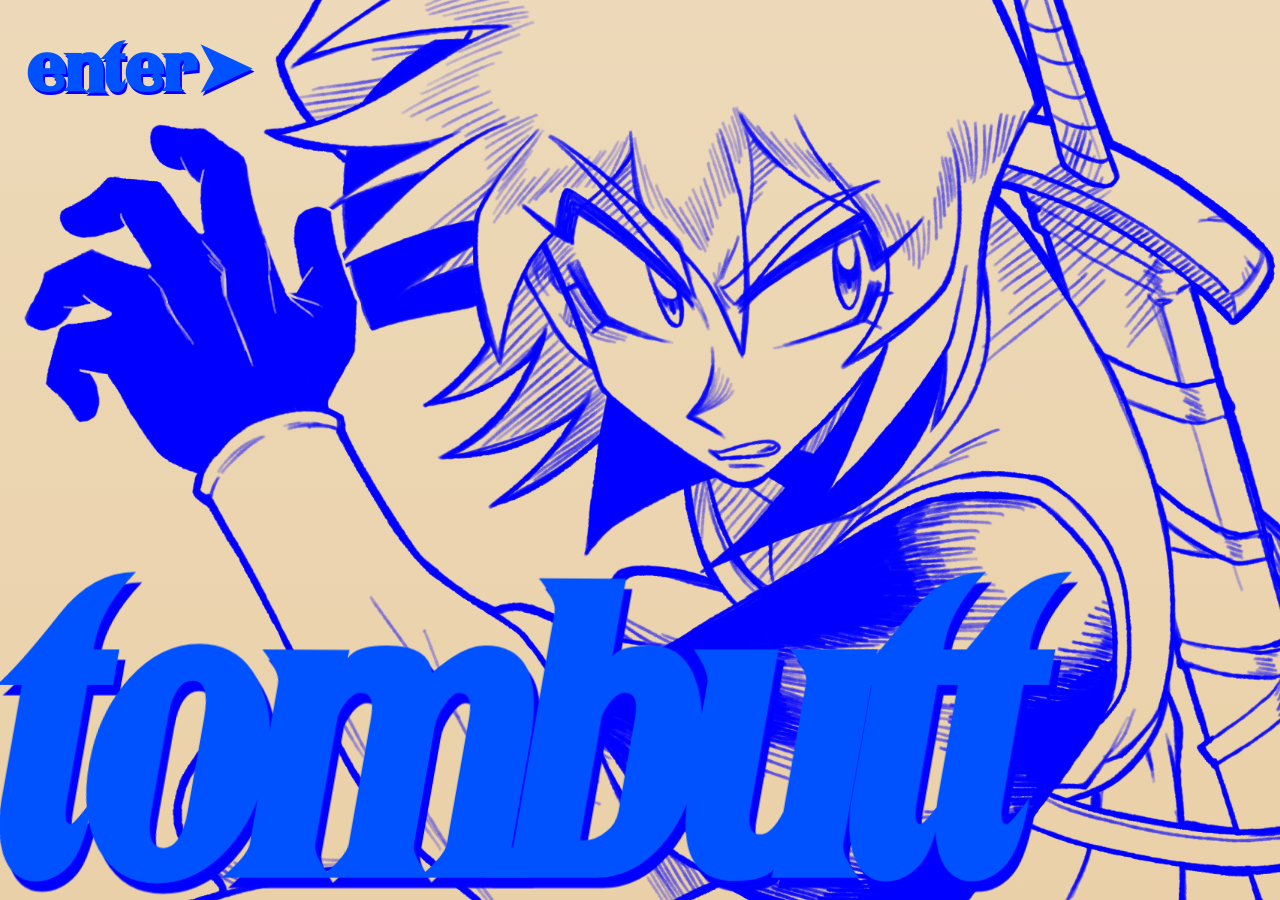
<file: index.html>
<!DOCTYPE html>
<html>
	
	<head>
    	<meta charset="UTF-8">
    	<meta name="viewport" content="width=device-width, initial-scale=1.0">
    	<title>tombutt's hub of stuff</title>
		<link href="assets/img/favicon_io/favicon-32x32.png" rel="icon">
    	<link href="style.css" rel="stylesheet" type="text/css" media="all">
    	<link href="assets/fonts/fonts.css" rel="stylesheet" type="text/css" media="all">
  	</head>

  	<body style="background-color: blue; margin: 0; padding: 0;">

		<div style="height: 100vh; background-color: rgb(240, 226, 201); overflow: hidden; margin: 0; padding: 0;">
      		<img style="background: #e6c695; background: linear-gradient(0deg,rgba(230, 198, 149, 1) 0%, rgba(240, 226, 201, 1) 100%); position: fixed; height: 300dvh; right: -320px; top: -90dvh;" draggable="false" src="assets/img/splash-2026aug30.png">
    	</div>

		<div>
			<h1 class="unselectable" style="font-family: Klarissa-Regular; color: rgb(0, 81, 255); font-size: clamp(7.5rem, 23vw + 1rem, 32rem); letter-spacing: -10px ; position: fixed; bottom: -20px; left: 0; transform: skewX(-10deg) scaleY(1.3); padding: 0; margin: 0; filter: drop-shadow(8px 8px blue)">
				tombutt
			</h1>
		</div>

		<div style="position: fixed; top: -2vh; left: 2vw; font-family: Klarissa-Regular;">
			<a href="hub/index.html">
				<h1 style="color: rgb(0, 81, 255); font-size: clamp(1.5rem, 4vw + 1rem, 5rem); filter: drop-shadow(0.15rem 0.2rem blue)">
					enter➤
				</h1>
			</a>
		</div>
    	
    	
    
  	</body>
</html>
</file>
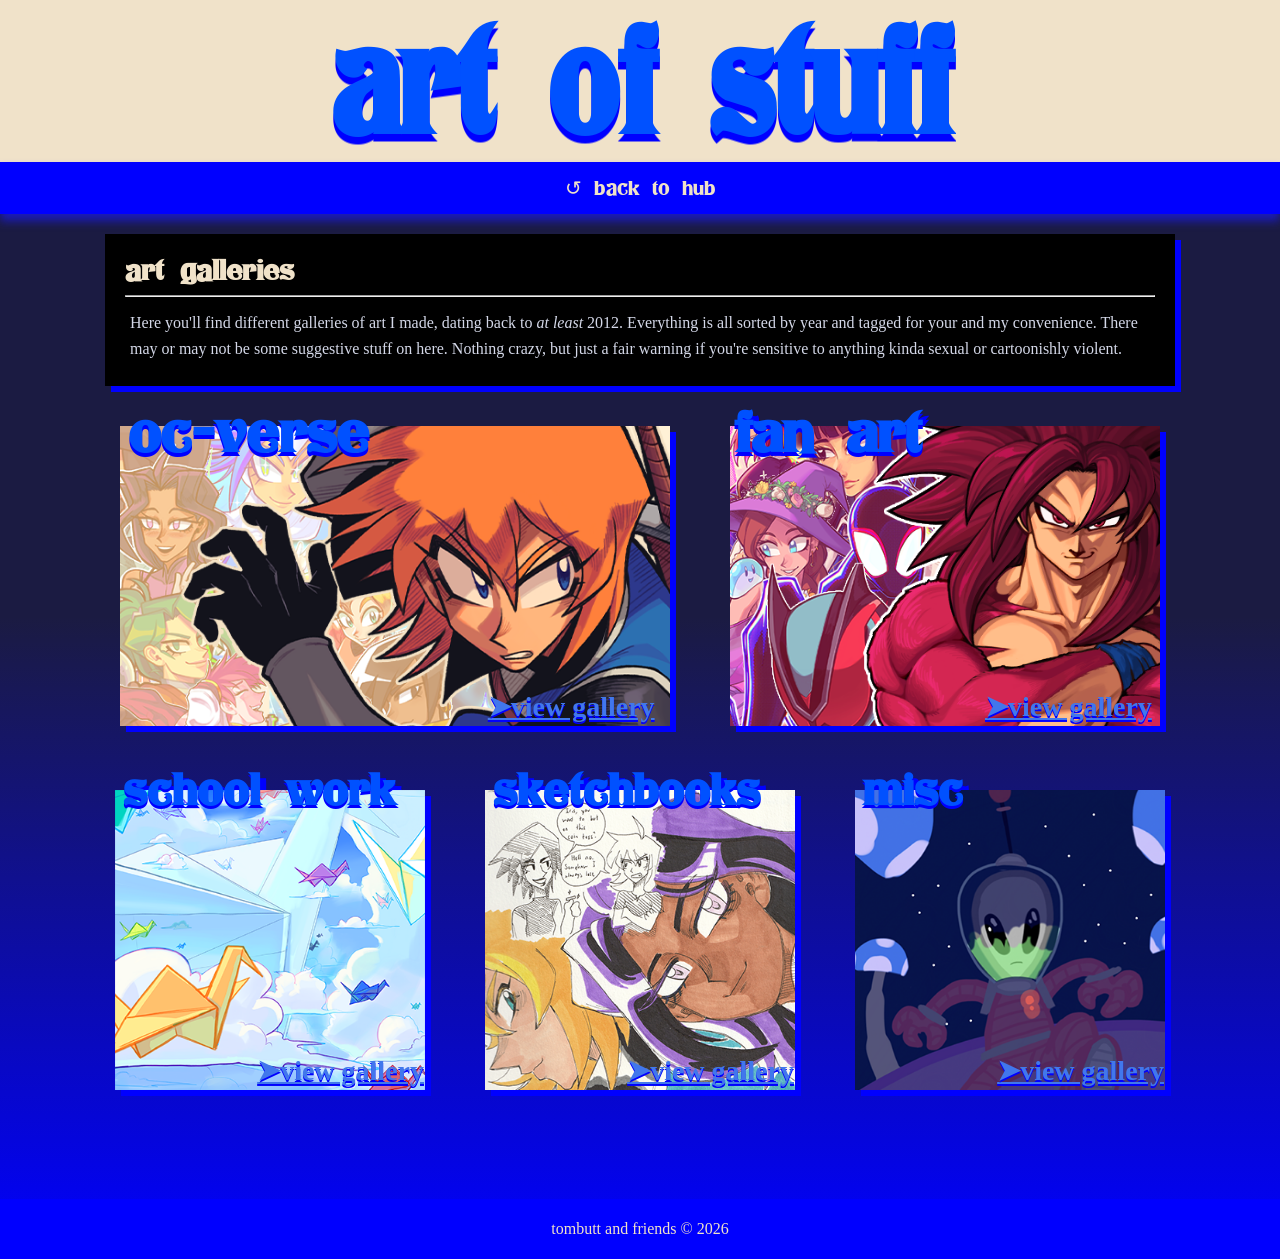
<file: art/index.html>
<!DOCTYPE html>
<html>
    <head>
    	<meta charset="UTF-8">
    	<meta name="viewport" content="width=device-width, initial-scale=1.0">
    	<title>tombutt's art of stuff</title>
		<link href="/assets/img/favicon_io/favicon-32x32.png" rel="icon">
		<link href="/assets/css/layout.css" rel="stylesheet" type="text/css" media="all">
		
  	</head>
    <body>
		<div class="top-header">
            <h1>
                art of stuff
            </h1>
        </div>

		<ul class="nav-bar">
            <li><a href="/hub/">↺ back to hub</a>
        </ul>

		<div class="row">
			<div class="column rat-90">
				<div class="card">
					<h2>art galleries</h2>
					<hr>
					<p>
						Here you'll find different galleries of art I made, dating back to <em>at least</em> 2012. Everything is all sorted by year and tagged for your and my convenience. 
						There may or may not be some suggestive stuff on here. Nothing crazy, but just a fair warning if you're sensitive to anything kinda sexual or cartoonishly violent.
					</p>
				</div>
			</div>
		</div>

		<div class="row">
			<div class="column rat-50">
				<div class="card no-bg">
					<h1 style="position: absolute; top: -5%; left: 3%; text-shadow: 0em 0.07em var(--primary-color); font-size: 3.5em;">
						oc-verse
					</h1>
					<img src="/assets/img/artpage-ocverse.png" style="width: 100%; max-height: 300px; object-fit: cover; object-position: top;">
					<h2 style="position: absolute; bottom: 8%; right: 6%; text-shadow: 0em 0.07em var(--primary-color);">
                        <a href="/art/oc-verse/">➤view gallery</a>
                    </h2>
				</div>
			</div>

			<div class="column rat-40">
				<div class="card no-bg">
					<h1 style="position: absolute; top: -5%; left: 3%; text-shadow: 0em 0.07em var(--primary-color); font-size: 3.5em;">
						fan art
					</h1>
					<img src="/assets/img/artpage-fanart.png" style="width: 100%; max-height: 300px; object-fit: cover; object-position: top;">
					<h2 style="position: absolute; bottom: 8%; right: 6%; text-shadow: 0em 0.07em var(--primary-color);">
                        <a href="/art/">➤view gallery</a>
                    </h2>
				</div>
			</div>
		</div>

		<div class="row">
			<div class="column rat-30">
				<div class="card no-bg">
					<h1 style="position: absolute; top: -5%; left: 5%; text-shadow: 0em 0.07em var(--primary-color); font-size: 2.75em;">
						school work
					</h1>
					<img src="/assets/img/artpage-schoolwork.png" style="width: 100%; max-height: 300px; object-fit: cover; object-position: top;">
					<h2 style="position: absolute; bottom: 8%; right: 6%; text-shadow: 0em 0.07em var(--primary-color);">
                        <a href="/art/">➤view gallery</a>
                    </h2>
				</div>
			</div>

			<div class="column rat-30">
				<div class="card no-bg">
					<h1 style="position: absolute; top: -5%; left: 5%; text-shadow: 0em 0.07em var(--primary-color); font-size: 2.75em;">
						sketchbooks
					</h1>
					<img src="/assets/img/artpage-sketchbooks.png" style="width: 100%; max-height: 300px; object-fit: cover; object-position: top;">
					<h2 style="position: absolute; bottom: 8%; right: 6%; text-shadow: 0em 0.07em var(--primary-color);">
                        <a href="/art/">➤view gallery</a>
                    </h2>
				</div>
			</div>

			<div class="column rat-30">
				<div class="card no-bg">
					<h1 style="position: absolute; top: -5%; left: 5%; text-shadow: 0em 0.07em var(--primary-color); font-size: 2.75em;">
						misc
					</h1>
					<img src="/assets/img/artpage-misc.png" style="width: 100%; max-height: 300px; object-fit: cover; object-position: top;">
					<h2 style="position: absolute; bottom: 8%; right: 6%; text-shadow: 0em 0.07em var(--primary-color);">
                        <a href="/art/">➤view gallery</a>
                    </h2>
				</div>
			</div>
		</div>

		<footer class="footer">
            <p>tombutt and friends © 2026</p>
        </footer>

    </body>
</html>
</file>
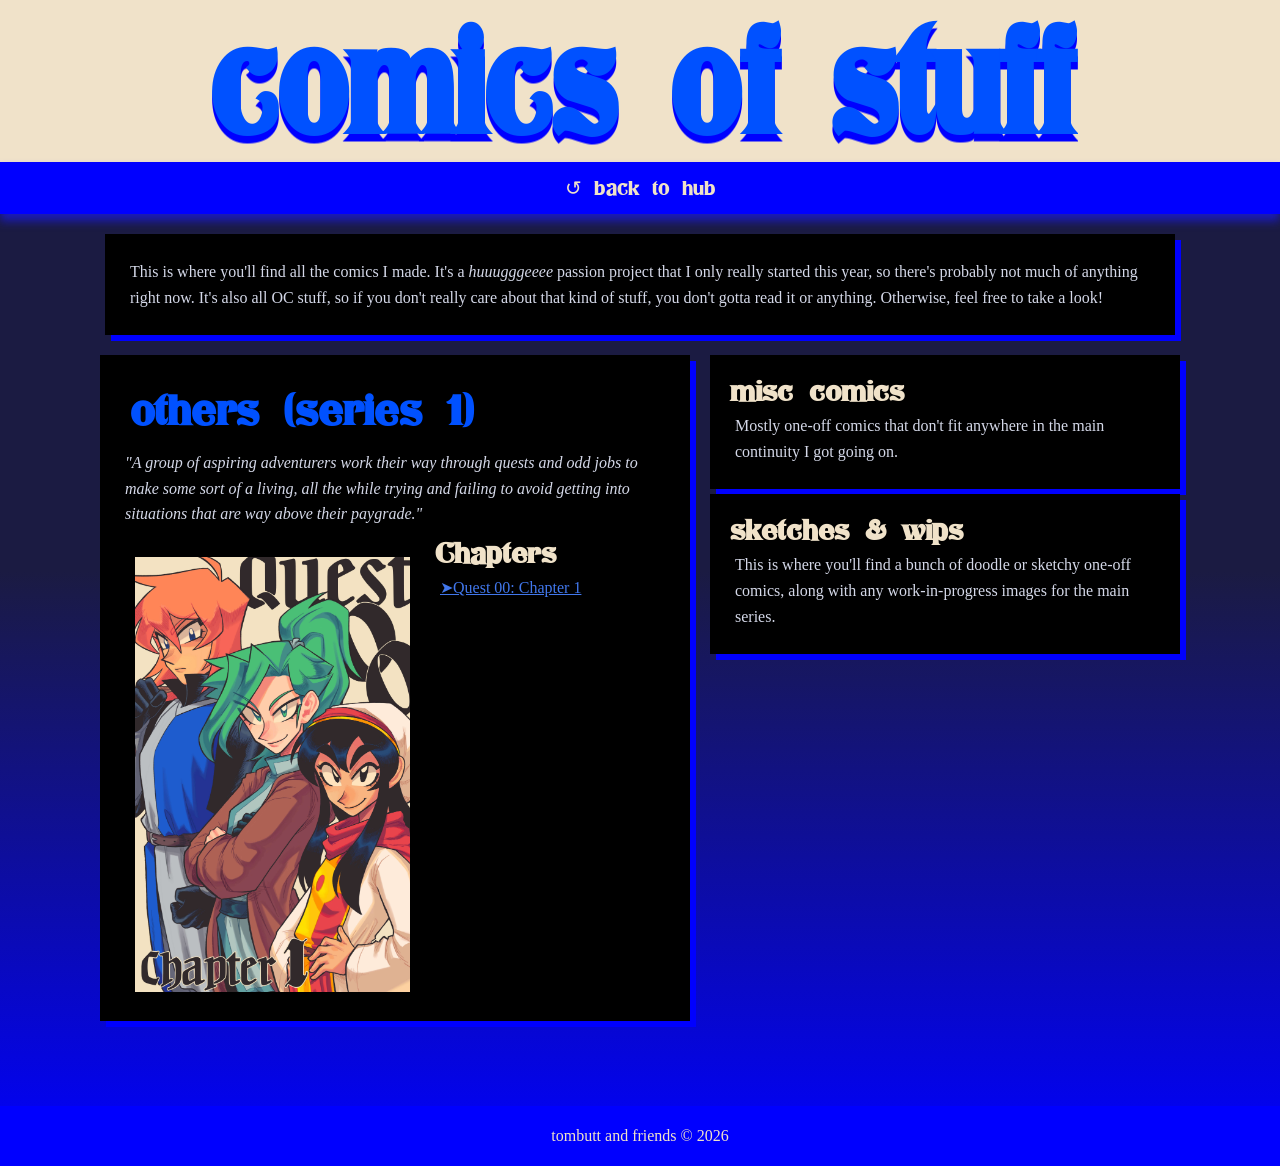
<file: comics/index.html>
<!DOCTYPE html>
<html>
    <head>
    	<meta charset="UTF-8">
    	<meta name="viewport" content="width=device-width, initial-scale=1.0">
    	<title>tombutt's comics of stuff</title>
		<link href="/assets/img/favicon_io/favicon-32x32.png" rel="icon">
		<link href="/assets/css/layout.css" rel="stylesheet" type="text/css" media="all">
  	</head>
    <body>
		<div class="top-header">
            <h1>
                comics of stuff
            </h1>
        </div>

		<ul class="nav-bar">
            <li><a href="/hub/">↺ back to hub</a>
        </ul>

		<div class="row">
			<div class="column rat-90">
				<div class="card">
					<p>
						This is where you'll find all the comics I made. It's a <em>huuugggeeee</em> passion project that I only really started this year, so there's probably not much of anything right now.
                        It's also all OC stuff, so if you don't really care about that kind of stuff, you don't gotta read it or anything. Otherwise, feel free to take a look!
					</p>
				</div>
			</div>
		</div>

		<div class="row">
			<div class="column rat-50">
				<div class="card">
					<h1>
						others (series 1)
					</h1>
					<p style="margin: 0">
						<em>"A group of aspiring adventurers work their way through quests and odd jobs to make some sort of a living, all the while trying and failing to avoid getting into situations that are way above their paygrade."</em>
					</p>
                    <div class="row">
                        <div class="column rat-50">
                            <img src="/comics/quests/00/ch01/pgs/000.avif" style="max-width: 100%; padding-top: 20px;">
                        </div>
                        <div class="column rat-40" style="padding-left: 20px;">
                            <h3>Chapters</h3>
                            <p><a href="quests/00/ch01/">➤Quest 00: Chapter 1 </a></p>
                        </div>
                    </div>
				</div>
			</div>

			<div class="column rat-40">
				<div class="card">
					<h3>
						misc comics
					</h3>
					<p style="margin: 0">
						Mostly one-off comics that don't fit anywhere in the main continuity I got going on.
					</p>
				</div>
                <div class="card">
					<h3>
						sketches & wips
					</h3>
					<p style="margin: 0">
						This is where you'll find a bunch of doodle or sketchy one-off comics, along with any work-in-progress images for the main series.
					</p>
				</div>
			</div>
		</div>

		<footer class="footer">
            <p>tombutt and friends © 2026</p>
        </footer>

    </body>
</html>
</file>
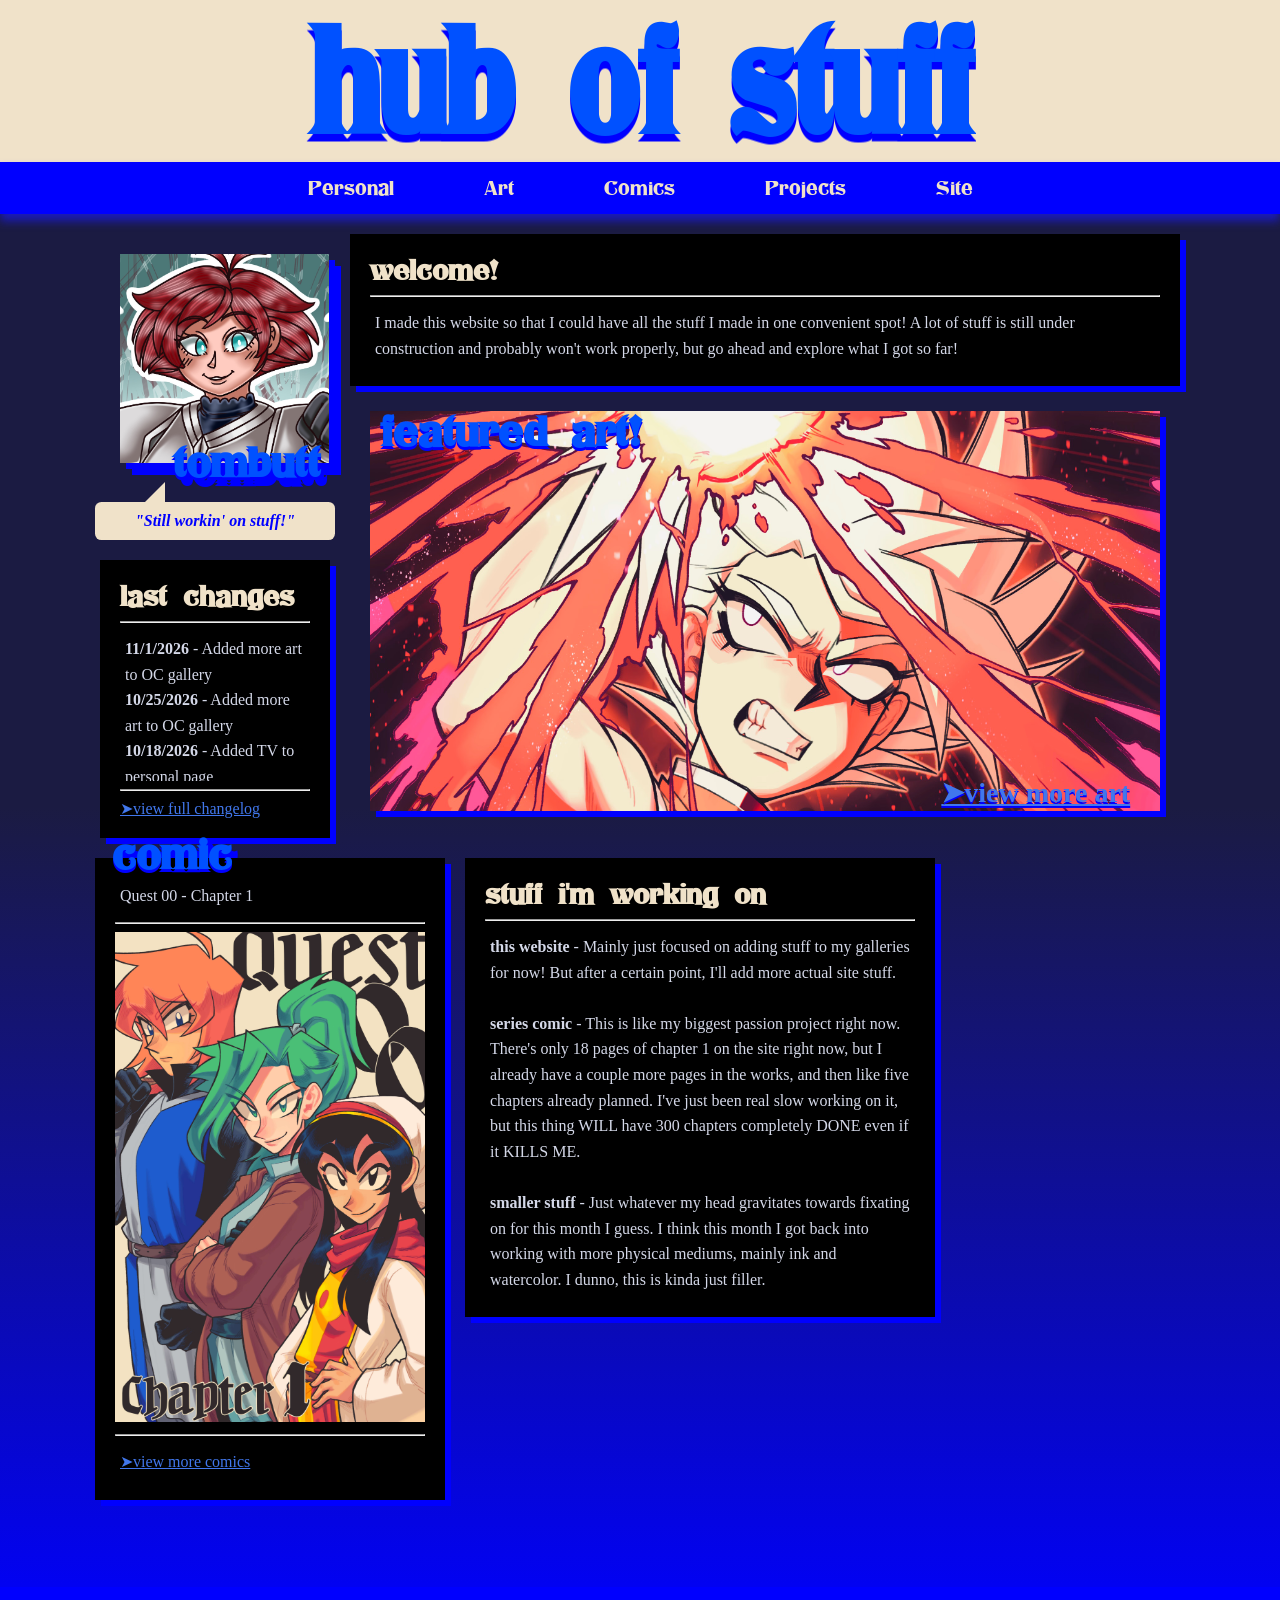
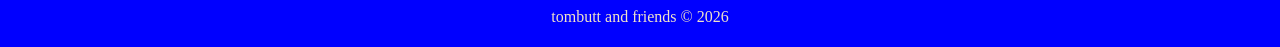
<file: hub/index.html>
<!DOCTYPE html>
<html>
    <head>
    	<meta charset="UTF-8">
    	<meta name="viewport" content="width=device-width, initial-scale=1.0">
    	<title>tombutt's hub of stuff</title>
        <link href="/assets/img/favicon_io/favicon-32x32.png" rel="icon">
        <link href="/assets/css/layout.css" rel="stylesheet" type="text/css" media="all">
  	</head>
    <body>

        <div class="top-header">
            <h1>
                hub of stuff
            </h1>
        </div>

        <ul class="nav-bar">
            <li><a href="/personal/">Personal</a>
            <li><a href="/art/">Art</a>
            <li><a href="/comics/">Comics</a>
            <li><a href="/projects/">Projects</a>
            <li><a href="/site/">Site</a>
        </ul>

        <div class="row">
            <!-- <iframe width="225" height="600" style="border:none" src="https://dogspit.nekoweb.org/sidelink.html" name="sidelink"></iframe> -->
            <div class="column rat-20 mobile-hide">
                <div class="card" style="background: none;">
                    <img src="/assets/img/hub_photo.jpg" style="padding-bottom: 10px; width: 110%; filter: drop-shadow(6px 6px var(--primary-color)); ">
                    <h1 style="position: absolute; bottom: 0; right: 0; text-shadow: 0em 0.07em var(--primary-color);">
                        tombutt
                    </h1>
                </div>
                <div class="speech-bubble">
                    <p><em>"Still workin' on stuff!"</em>
                    <!-- <br>
                    <small>- Sept 9th 2026</small></p> -->
                </div>
                <div class="card">
                    <h3>
                        last changes
                    </h3>
                    <hr>
                    <div class="scroll-container" style="height: 150px;">
                        <p>
                            <strong>11/1/2026</strong> - Added more art to OC gallery
                            <br>
                            <strong>10/25/2026</strong> - Added more art to OC gallery
                            <br>
                            <strong>10/18/2026</strong> - Added TV to personal page
                            <br>
                            <strong>9/24/2026</strong> - Added more art to OC gallery
                            <br>
                            <strong>9/22/2026</strong> - Added more art to OC gallery
                            <br>
                            <strong>9/21/2026</strong> - First GitHub commit and push!
                            <br>
                        </p>
                    </div>
                    <hr>
                    <a href="/site/">➤view full changelog</a>
                </div>
            </div>
            <div class="column rat-70">

                <div class="card">
                    <h2>
                        welcome!
                    </h2>
                    <hr>
                    <p>
                        I made this website so that I could have all the stuff I made in one convenient spot! A lot of stuff is still under construction
                        and probably won't work properly, but go ahead and explore what I got so far!
                    </p>
                    
                </div>
                
                <div class="card no-bg">
                    <img src="/assets/img/featured_art.avif" style="width: 100%; max-height: 400px; object-fit: cover; object-position: 50% 40%; position: relative;">
                    <h1 style="position: absolute; top: 1%; text-shadow: 0em 0.07em var(--primary-color);">
                        featured art!
                    </h1>
                    <h2 style="position: absolute; bottom: 6%; right: 6%; text-shadow: 0em 0.07em var(--primary-color);">
                        <a href="/art/">➤view more art</a>
                    </h2>
                </div>

            </div>

            <!-- <iframe width="225" height="600" style="border:none" src="https://dogspit.nekoweb.org/sidelink.html" name="sidelink"></iframe> -->

        </div>

        <div class="row">
            <div class="column rat-30">
                <div class="card">
                    <h1 style="position: absolute; top: -6%; left: 2%; text-shadow: 0em 0.07em var(--primary-color);">comic</h1>
                    <p>Quest 00 - Chapter 1</p>
                    <hr>
                    <a href="/comics/quests/00/ch01/"><img src="/comics/quests/00/ch01/pgs/000.avif" style="width: 100%;"></a>
                    <hr>
                    <p>
                        <a href="/comics/">➤view more comics</a>
                    </p>
                </div>
            </div>
            <div class="column rat-40">
                <div class="card">
                    <h2>
                        stuff i'm working on
                    </h2>
                    <hr>
                    <p>
                        <strong>this website</strong>
                        - Mainly just focused on adding stuff to my galleries for now! But after a certain point, I'll add more actual site stuff.
                        <br><br>
                        <strong>series comic</strong>
                        - This is like my biggest passion project right now. There's only 18 pages of chapter 1 on the site right now, but I already have a couple more pages in the works, and then like five chapters already planned. I've just been real slow working on it, but this thing WILL
                        have 300 chapters completely DONE even if it KILLS ME.
                        <br><br>
                        <strong>smaller stuff</strong>
                        - Just whatever my head gravitates towards fixating on for this month I guess. I think this month I got back into working with more physical mediums, mainly ink and watercolor. I dunno, this is kinda just filler.
                    </p>
                </div>
            </div>
            <div class="column rat-20 mobile-hide">
                <div class="card no-bg">
                    <iframe width="100%" height="600" style="border:none" src="https://dogspit.nekoweb.org/sidelink.html" name="sidelink"></iframe>
                </div>
            </div>
            
        </div>

        <footer class="footer">
            <p>tombutt and friends © 2026</p>
        </footer>

    </body>
</html>
</file>
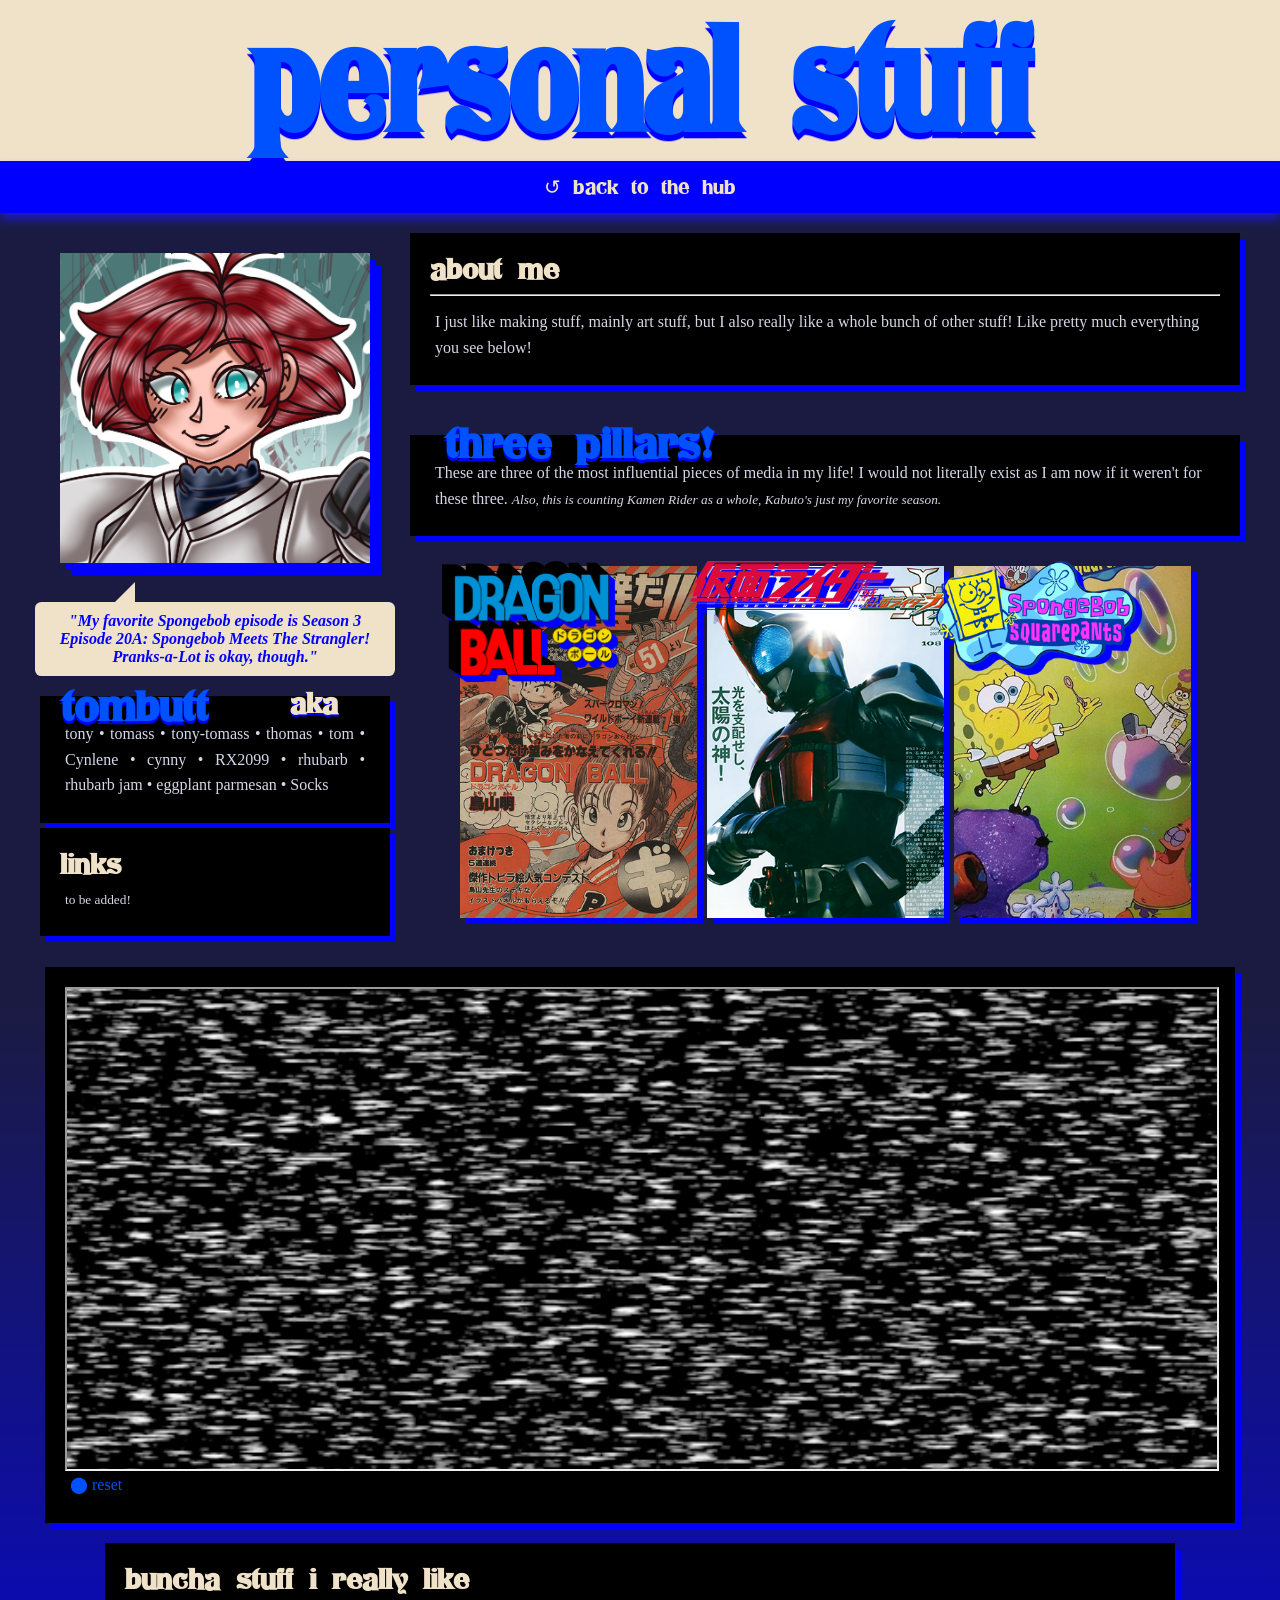
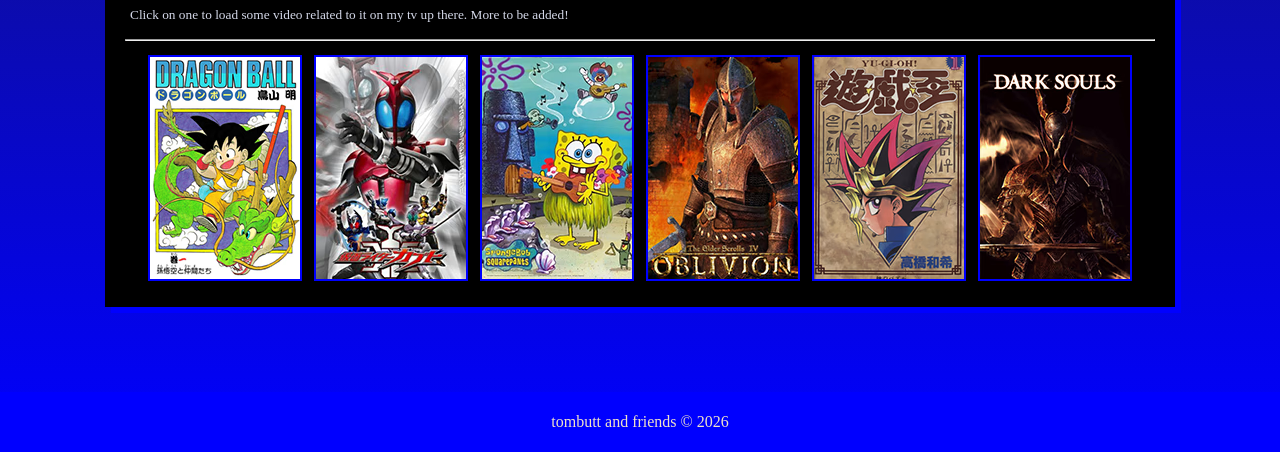
<file: personal/index.html>
<!DOCTYPE html>
<html>
    <head>
    	<meta charset="UTF-8">
    	<meta name="viewport" content="width=device-width, initial-scale=1.0">
    	<title>tombutt's personal stuff</title>
		<link href="/assets/img/favicon_io/favicon-32x32.png" rel="icon">
		<link href="/assets/css/layout-personal.css" rel="stylesheet" type="text/css" media="all">
		<link href="/assets/css/layout.css" rel="stylesheet" type="text/css" media="all">
  	</head>
    <body>
		<div class="top-header">
            <h1 style="font-size: clamp(2.5em, 8vw + 1rem, 7.5em)">
                personal stuff
            </h1>
        </div>

		<ul class="nav-bar">
            <li><a href="/hub/">↺ back to the hub</a>
        </ul>

		<div class="row">

            <div class="column rat-30">
                <div class="card" style="background: none;">
                    <img src="/assets/img/hub_photo.jpg" style="padding-bottom: 10px; width: 100%; filter: drop-shadow(6px 6px var(--primary-color)); ">
                </div>
                <div class="speech-bubble">
                    <p><em>"My favorite Spongebob episode is Season 3 Episode 20A: Spongebob Meets The Strangler! Pranks-a-Lot is okay, though."</em>
                </div>

                <div class="card">
					<h1 style="position: absolute; top: -20%; left: 3%; text-shadow: 0em 0.07em var(--primary-color);">
                        tombutt
                    </h1>
					<h2 style="text-align: right; position: absolute; top: -7%; right: 15%; text-shadow: 0em 0.07em var(--primary-color);">aka</h2>
					<p style="text-align: justify;">
						tony • tomass • tony-tomass • thomas • tom • Cynlene • cynny • RX2099 • rhubarb • rhubarb jam • eggplant parmesan
						 • Socks
					</p>
                </div>

				<div class="card">
                    <h2>
						links
					</h2>
					<p><small>to be added!</small></p>
                </div>
            </div>
            <div class="column rat-70">
				
                <div class="card">
                    <h2>
						about me
					</h2>
					<hr>
					<p>
						I just like making stuff, mainly art stuff, but I also really like a whole bunch of other stuff! Like pretty much everything
						you see below!
					</p>
                </div>

				<div class="card" style="margin-top: 50px;">
                    <h1 style="position: absolute; top: -27%; left: 3%; text-shadow: 0em 0.07em var(--primary-color);">
						three pillars!
					</h1>
					<p>
						These are three of the most influential pieces of media in my life! I would not literally exist as I am now if it weren't for these three.
						<small><em>Also, this is counting Kamen Rider as a whole, Kabuto's just my favorite season.</em></small>
					</p>
				</div>

				<div class="card no-bg">

					<div class="row">

						<div class="column rat-30" style="position: relative;">
							<!-- <span class="tooltiptext"><em>"The greatest damn manga/anime to be created!"</em></span> -->
							<img src="/assets/img/personal/pillar-db.avif" style="width: 100%;">
							<img src="/assets/img/personal/pillar-db-logo.png" style="position: absolute; top: 0; left: -5%; width: 170px; filter: drop-shadow(6px 6px var(--primary-color));">
						</div>

						<div class="column rat-30" style="position: relative;">
							<!-- <span class="tooltiptext"><em>"Coolest bug-themed superheroes ever!"</em></span> -->
							<img src="/assets/img/personal/pillar-kr.avif" style="width: 100%;">
							<img src="/assets/img/personal/pillar-kr-logo.png" style="position: absolute; top: 0; left: -5%; width: 200px; filter: drop-shadow(6px 6px var(--primary-color));">
						</div>

						<div class="column rat-30" style="position: relative;">
							<!-- <span class="tooltiptext"><em>"Endlessly rewatchable, never fails to make me smile!"</em></span> -->
							<img src="/assets/img/personal/pillar-ss.avif" style="width: 100%;">
							<img src="/assets/img/personal/pillar-ss-logo.png" style="position: absolute; top: 0; left: -5%; width: 200px; filter: drop-shadow(6px 6px var(--primary-color));">
						</div>
					</div>

                </div>

            </div>


        </div>

		<div class="row" id="tv_container" style="scroll-margin-top: 80px;">
			<div class="column rat-100">
				<div class="card">

					<div style="height: 480px">
						<iframe 
							id="tv"
  							width="100%" 
  							height="100%" 
  							src="" 
  							title="my tv" 
  							allow="accelerometer; autoplay; clipboard-write; encrypted-media; gyroscope; picture-in-picture; web-share" 
  							allowfullscreen
							style="background-image: url(/assets/img/personal/no_vid_loaded.gif); background-size: cover;"
							>
						</iframe>
					
					</div>

					<p style="color: var(--primary-color-2);" onclick="resetTV()"> ⬤ reset</p>

					</div>
				</div>
			</div>
		</div>

		<div class="row">
			<div class="column rat-90">
				<div class="card">

					<h2> buncha stuff i really like </h2>
					<p><small>Click on one to load some video related to it on my tv up there. More to be added!</small></p>
					<hr>

					<div class="item-container">
						<img src="/assets/img/personal/items/item_db.avif" loading="lazy" onclick="updateTV('FJqGirLjQn4')">
						<img src="/assets/img/personal/items/item_kabuto.avif" loading="lazy" onclick="updateTV('-P5HNuZ94wU')">
						<img src="/assets/img/personal/items/item_sponge.avif" loading="lazy" onclick="updateTV('O0iRa3tBB-A')">
						<img src="/assets/img/personal/items/item_es4.avif" loading="lazy" onclick="updateTV('rH4QTAzMFDQ')">
						<img src="/assets/img/personal/items/item_ygomanga.avif" loading="lazy" onclick="updateTV('P5ARlPIgKRI')">
						<img src="/assets/img/personal/items/item_ds1.avif" loading="lazy" onclick="updateTV('tCZFx6cx7w8')">
					</div>

				</div>
			</div>
		</div>

		<footer class="footer">
            <p>tombutt and friends © 2026</p>
        </footer>

		<script src="/assets/js/personal_tv.js" defer></script>

    </body>
</html>
</file>
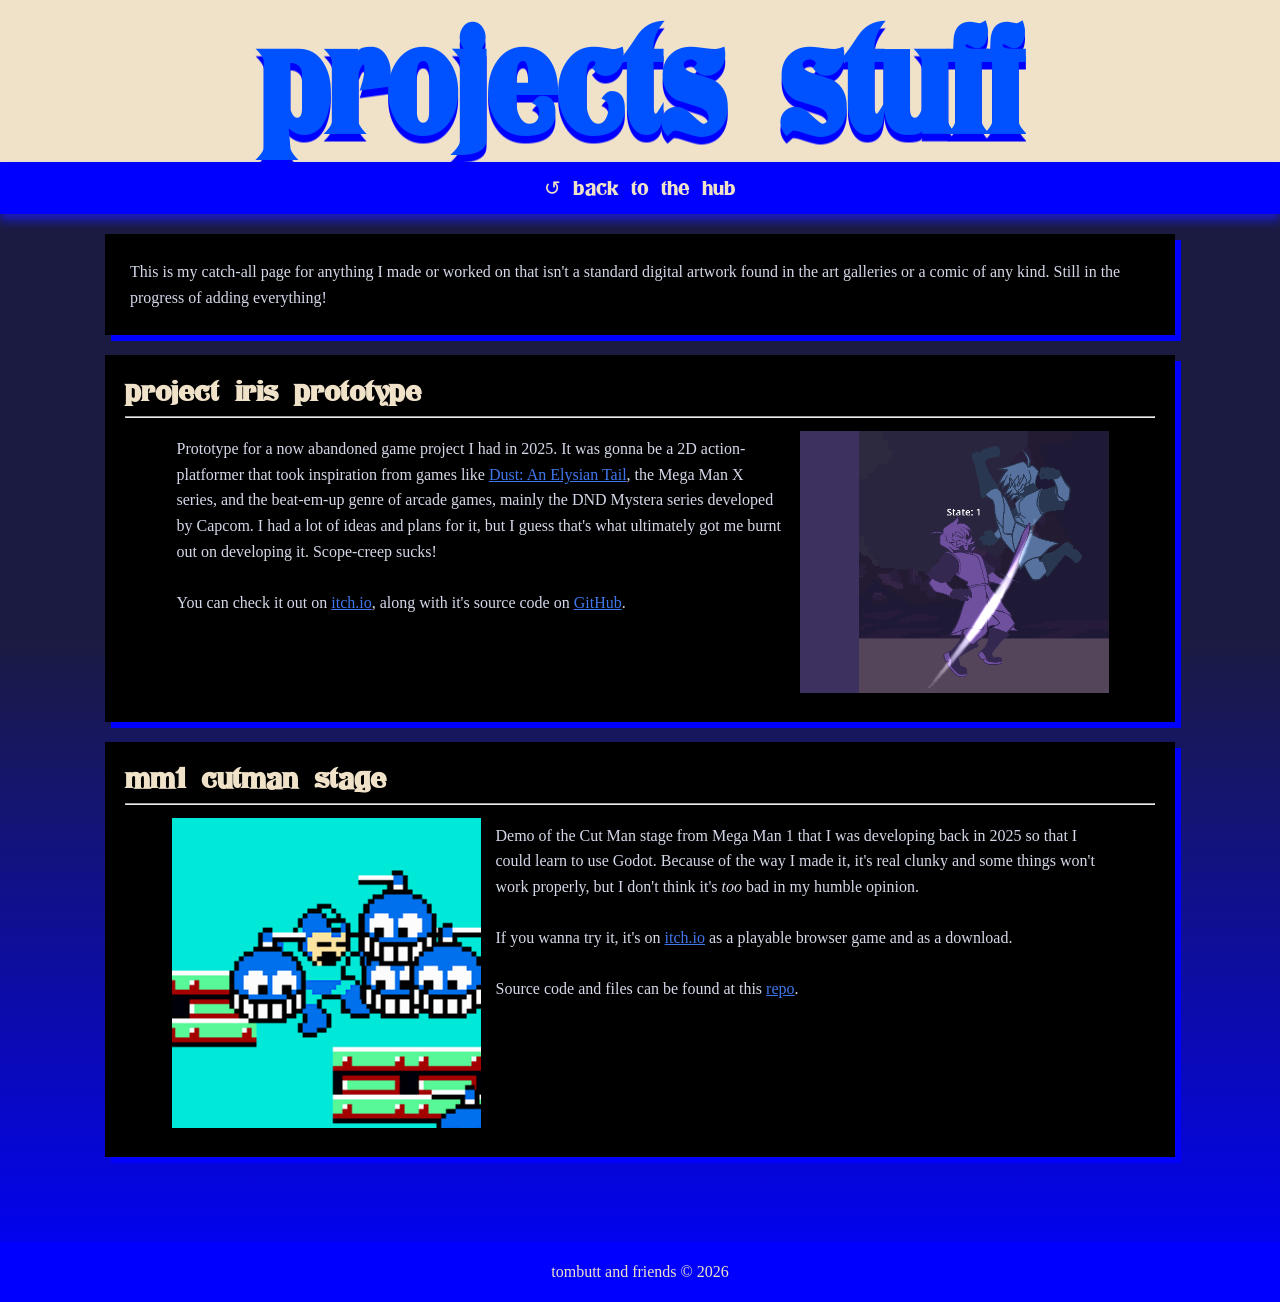
<file: projects/index.html>
<!DOCTYPE html>
<html>
    <head>
    	<meta charset="UTF-8">
    	<meta name="viewport" content="width=device-width, initial-scale=1.0">
    	<title>tombutt's projects stuff</title>
		<link href="/assets/img/favicon_io/favicon-32x32.png" rel="icon">
        <link href="/assets/css/layout.css" rel="stylesheet" type="text/css" media="all">
  	</head>
    <body>
        
		<div class="top-header">
            <h1>
                projects stuff
            </h1>
        </div>

        <ul class="nav-bar">
            <li><a href="/hub/index.html">↺ back to the hub</a>
        </ul>

        <div class="row">
            <div class="column rat-90">
                <div class="card">
                    <p>
                        This is my catch-all page for anything I made or worked on that isn't a standard digital artwork found in the art galleries or a comic of any kind.
                        Still in the progress of adding everything!
                    </p>
                </div>
            </div>

            <div class="column rat-90">
                <div class="card">
                    <h2>project iris prototype</h2>
                    <hr>

                    <div class="row">
                        <div class="column rat-60">
                            <p>
                                Prototype for a now abandoned game project I had in 2025. It was gonna be a 2D action-platformer that took inspiration from games like
                                <a href="https://store.steampowered.com/app/236090/Dust_An_Elysian_Tail/">Dust: An Elysian Tail</a>, the Mega Man X series, and the beat-em-up genre of arcade games,
                                mainly the DND Mystera series developed by Capcom. I had a lot of ideas and plans for it, but I guess that's what ultimately got me burnt out on
                                developing it. Scope-creep sucks! 
                                <br><br>
                                You can check it out on <a href="https://tony-tomass.itch.io/project-i-prototype">itch.io</a>, along with it's source code on
                                <a href="https://github.com/tony-tomass/project-i-prototype">GitHub</a>.
                            </p>
                        </div>
                        <div class="column rat-30">
                            <img src="/assets/img/projects/project-i.png" style="width: 100%;">
                        </div>
                    </div>
                </div>
            </div>

            <div class="column rat-90">
                <div class="card">
                    <h2>mm1 cutman stage</h2>
                    <hr>

                    <div class="row">
                        <div class="column rat-30">
                            <img src="/assets/img/projects/mm1cutman.png" style="width: 100%;">
                        </div>
                        <div class="column rat-60">
                            <p>
                                Demo of the Cut Man stage from Mega Man 1 that I was developing back in 2025 so that I could learn to use Godot.
                                Because of the way I made it, it's real clunky and some things won't work properly, but I don't think
                                it's <em>too</em> bad in my humble opinion.
                                <br><br>
                                If you wanna try it, it's on <a href="https://tony-tomass.itch.io/cutman-stage-prototype">itch.io</a> as a playable browser game and as a download.
                                <br><br>
                                Source code and files can be found at this <a href="https://github.com/tony-tomass/MM-Cut-Man-Stage">repo</a>.
                            </p>
                        </div>
                    </div>
                </div>
            </div>

            

        </div>

        <footer class="footer">
            <p style="font-family: Verdana">tombutt and friends © 2026</p>
        </footer>

    </body>
</html>
</file>
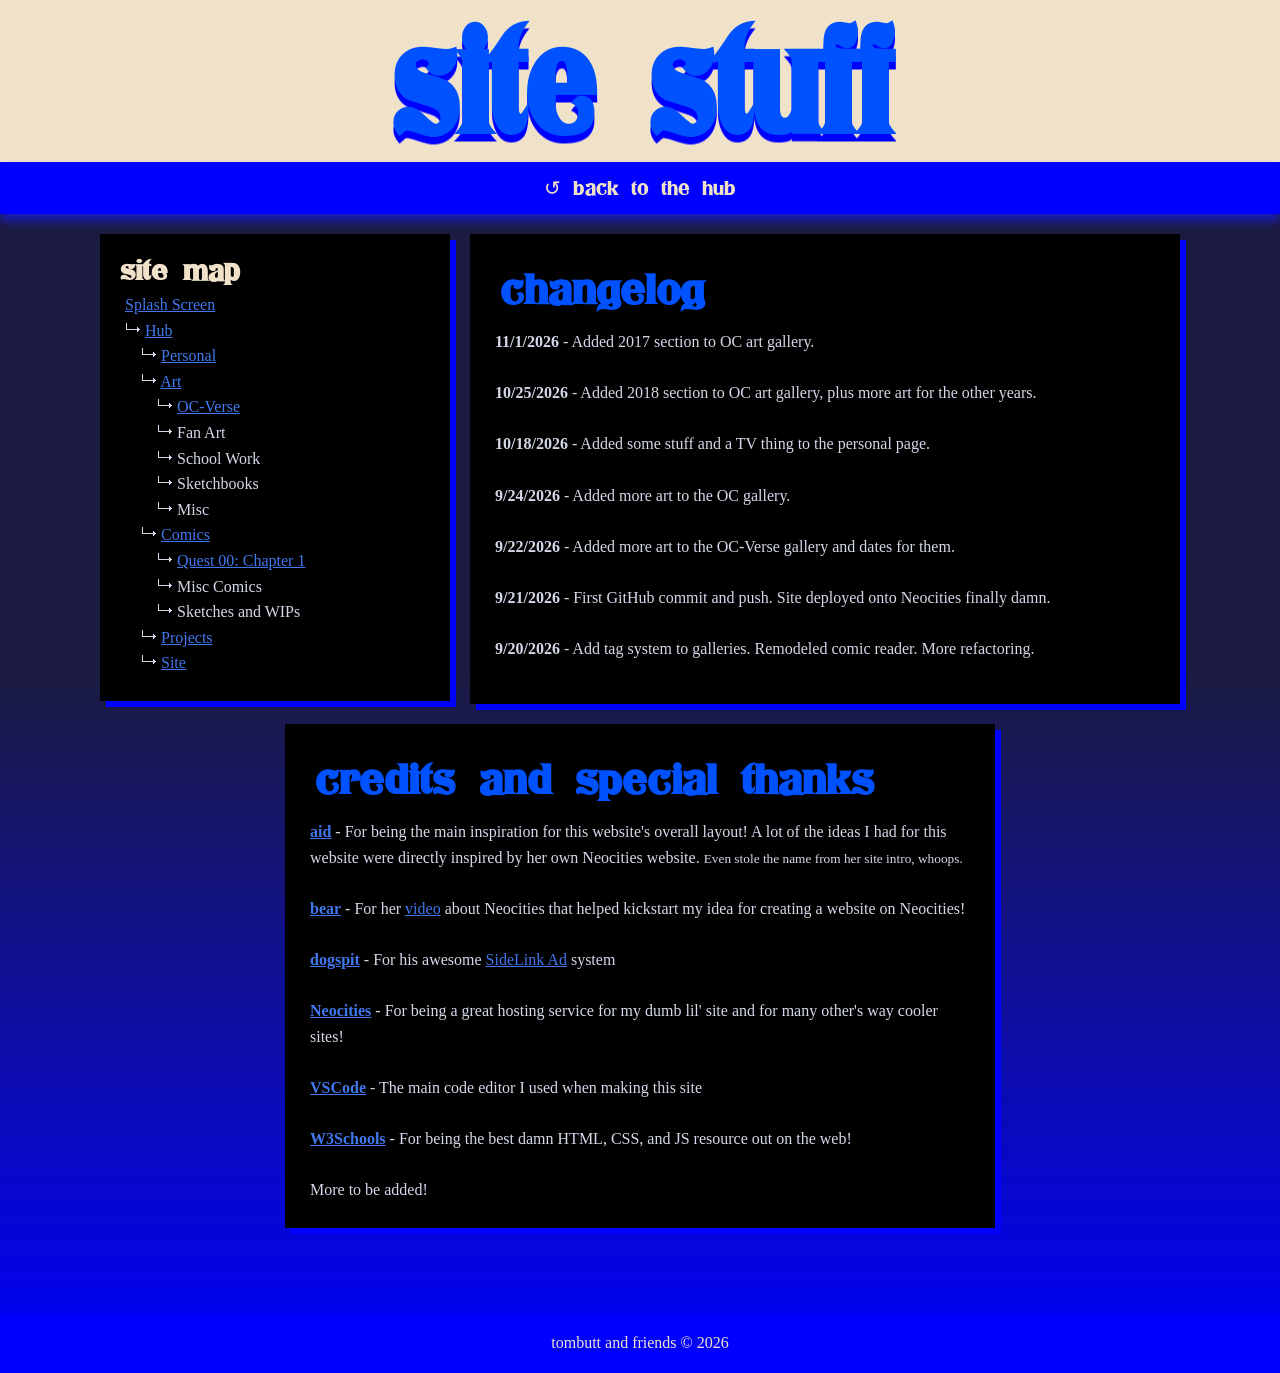
<file: site/index.html>
<!DOCTYPE html>
<html>
    <head>
    	<meta charset="UTF-8">
    	<meta name="viewport" content="width=device-width, initial-scale=1.0">
    	<title>tombutt's site stuff</title>
		<link href="/assets/img/favicon_io/favicon-32x32.png" rel="icon">
        <link href="/assets/css/layout.css" rel="stylesheet" type="text/css" media="all">
  	</head>
    <body>
        
		<div class="top-header">
            <h1>
                site stuff
            </h1>
        </div>

        <ul class="nav-bar">
            <li><a href="/hub/">↺ back to the hub</a>
        </ul>

        <div class="row">
            <div class="column rat-30">
                <div class="card">
                    <h2>
                        site map
                    </h2>
                    <p>
                        <a href="/">Splash Screen</a>
                        <br> ⮡ <a href="/hub/">Hub</a>
                        <br> &emsp;⮡ <a href="/personal/">Personal</a>
                        <br> &emsp;⮡ <a href="/art/">Art</a>
                        <br> &emsp;&emsp;⮡ <a href="/art/oc-verse/">OC-Verse</a>
                        <br> &emsp;&emsp;⮡ Fan Art
                        <br> &emsp;&emsp;⮡ School Work
                        <br> &emsp;&emsp;⮡ Sketchbooks
                        <br> &emsp;&emsp;⮡ Misc
                        <br> &emsp;⮡ <a href="/comics/">Comics</a>
                        <br> &emsp;&emsp;⮡ <a href="/comics/quests/00/ch01/">Quest 00: Chapter 1</a>
                        <br> &emsp;&emsp;⮡ Misc Comics
                        <br> &emsp;&emsp;⮡ Sketches and WIPs
                        <br> &emsp;⮡ <a href="/projects/">Projects</a>
                        <br> &emsp;⮡ <a href="/site/">Site</a>
                    </p>
                </div>
            </div>

            <div class="column rat-60">
                <div class="card">
                    <h1>
                        changelog
                    </h1>
                    <div class="scroll-container" style="height: 360px;">
                        <p>
                            <strong>11/1/2026</strong> - Added 2017 section to OC art gallery.
                            <br><br>
                            <strong>10/25/2026</strong> - Added 2018 section to OC art gallery, plus more art for the other years.
                            <br><br>
                            <strong>10/18/2026</strong> - Added some stuff and a TV thing to the personal page.
                            <br><br>
                            <strong>9/24/2026</strong> - Added more art to the OC gallery.
                            <br><br>
                            <strong>9/22/2026</strong> - Added more art to the OC-Verse gallery and dates for them.
                            <br><br>
                            <strong>9/21/2026</strong> - First GitHub commit and push. Site deployed onto Neocities finally damn.
                            <br><br>
                            <strong>9/20/2026</strong> - Add tag system to galleries. Remodeled comic reader. More refactoring.
                            <br><br>
                            <strong>9/19/2026</strong> - Remodeled art page and gallery pages. Added data tag filtering to galleries.
                            <br><br>
                            <strong>9/17/2026</strong> - Website code refactoring and remodeling.
                            <br><br>
                            <strong>9/16/2026</strong> - Updated site page and added site map and changelog.
                            <br><br>
                            <strong>9/15/2026</strong> - Created comic reader for comic pages.
                            <br><br>
                            <strong>9/3/2026</strong> - Created projects and site pages.
                            <br><br>
                            <strong>9/2/2026</strong> - Created OC universe gallery with lightbox in art page.
                            <br><br>
                            <strong>9/1/2026</strong> - Created personal, art, and comics pages.
                            <br><br>
                            <strong>8/30/2026</strong> - Created splash and hub pages.
                            <br><br>
                        </p>
                    </div>
                </div>

                
            </div>
        </div>

        <div class="row">
            <div class="column rat-60">
                <div class="card">
                    <h1>
                        credits and special thanks
                    </h1>

                    <div>
                        <p>
                            <a href="https://zhongvie.neocities.org/"><strong>aid</strong></a> - For being the main inspiration for this website's overall layout! A lot of the ideas
                            I had for this website were directly inspired by her own Neocities website. <small>Even stole the name from her site intro, whoops.</small>
                            <br><br>
                            <a href="https://teamobear.neocities.org/"><strong>bear</strong></a> - For her <a href="https://www.youtube.com/watch?v=i5duU453YeU">video</a> about Neocities that
                            helped kickstart my idea for creating a website on Neocities!
                            <br><br>
                            <a href="https://dogspit.nekoweb.org/home.html"><strong>dogspit</strong></a> - For his awesome <a href="https://dogspit.nekoweb.org/sidelinkads.html">SideLink Ad</a> system
                            <br><br>
                            <a href="https://neocities.org/"><strong>Neocities</strong></a> - For being a great hosting service for my dumb lil' site and for many other's way cooler sites!
                            <br><br>
                            <a href="https://code.visualstudio.com/"><strong>VSCode</strong></a> - The main code editor I used when making this site
                            <br><br>
                            <a href="https://www.w3schools.com/"><strong>W3Schools</strong></a> - For being the best damn HTML, CSS, and JS resource out on the web!
                            <br><br>
                            More to be added!
                        </p>
                    </div>

                </div>
            </div>
        </div>

        <footer class="footer">
            <p>tombutt and friends © 2026</p>
        </footer>

    </body>
</html>
</file>
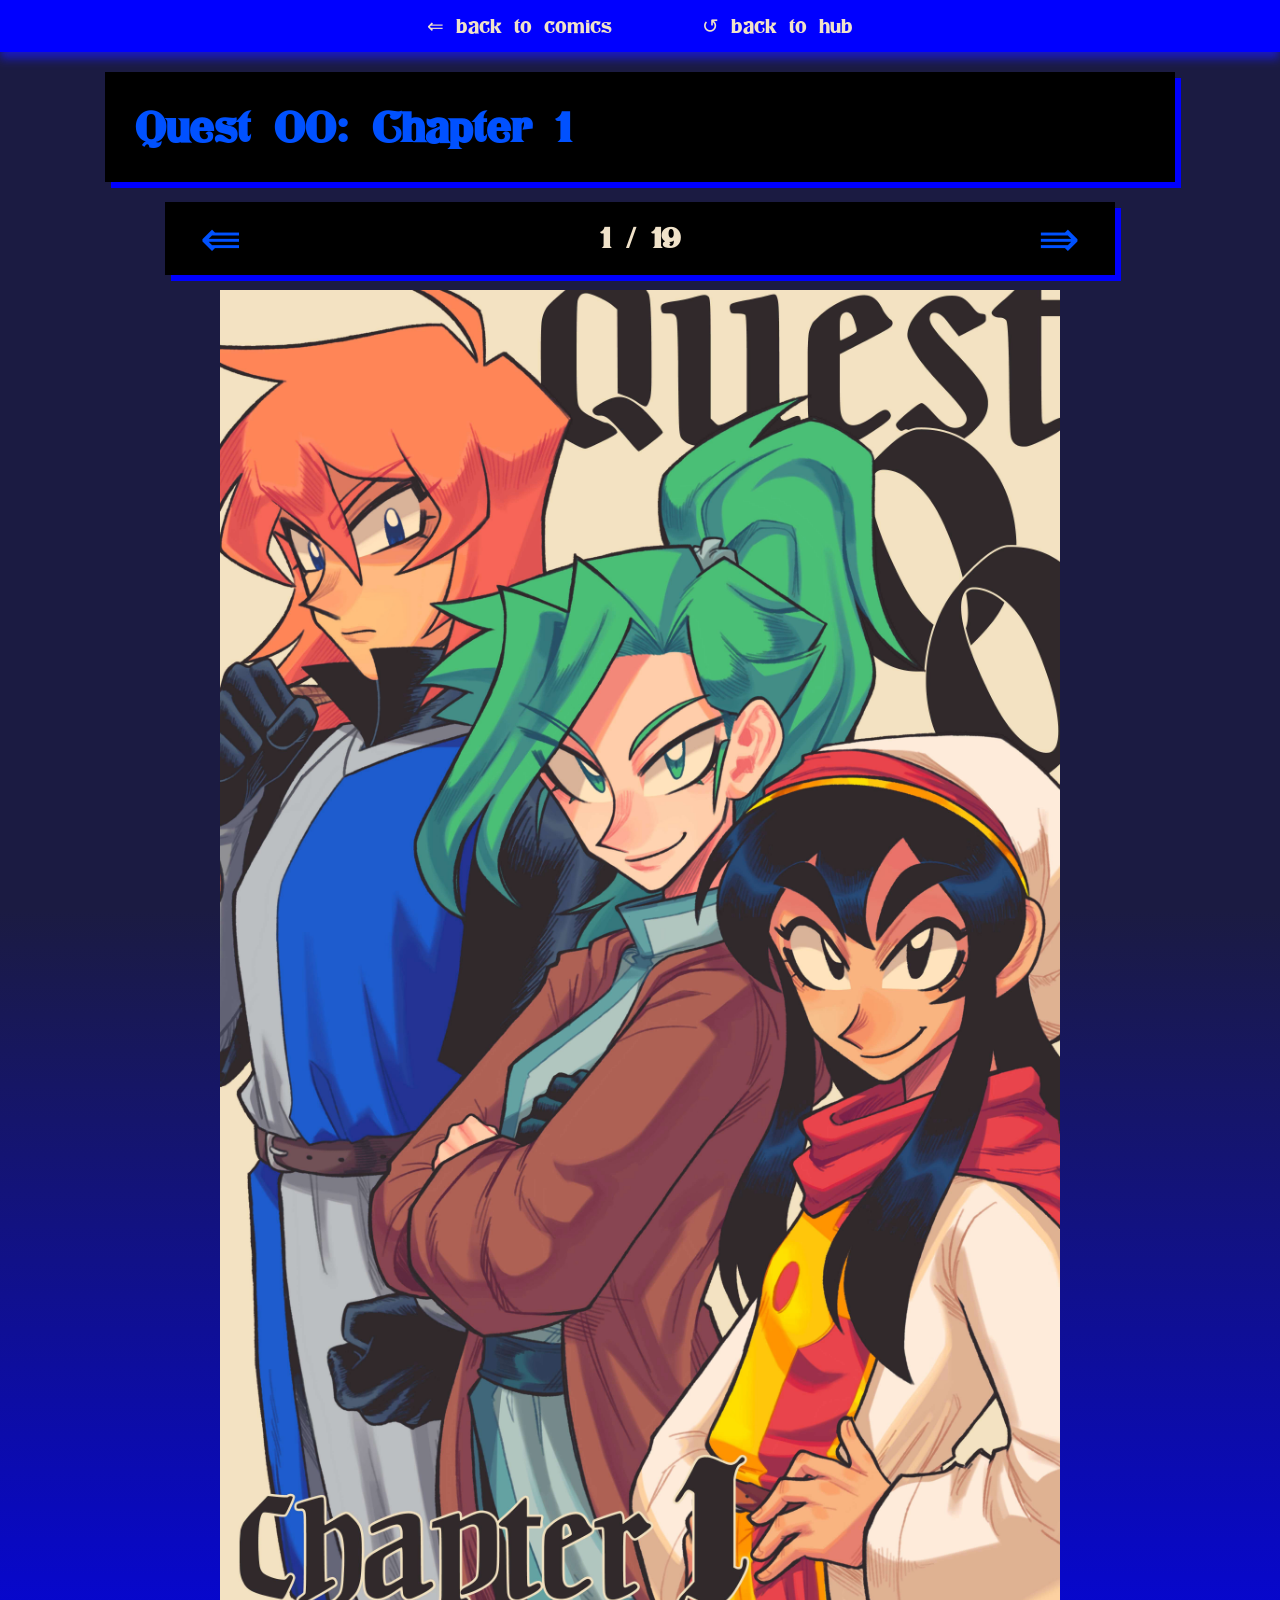
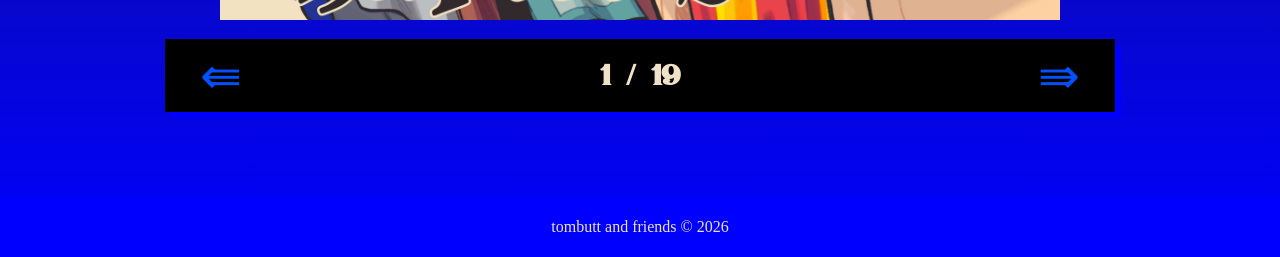
<file: comics/quests/00/ch01/index.html>
<!DOCTYPE html>
<html>
    <head>
        <meta charset="UTF-8">
    	<meta name="viewport" content="width=device-width, initial-scale=1.0">
    	<title>quest 00 - chapter 1</title>
		<link href="/assets/img/favicon_io/favicon-32x32.png" rel="icon">
        <link href="/assets/css/layout-reader.css" rel="stylesheet" type="text/css" media="all">
        <link href="/assets/css/layout.css" rel="stylesheet" type="text/css" media="all">
    </head>
    <body>

        <ul class="nav-bar">
            <li><a href="/comics/">⇐ back to comics</a>
            <li><a href="/hub/">↺ back to hub</a>
        </ul>

        <div class="row">
            <div class="column rat-90">
                <div class="card">
                    <h1>Quest 00: Chapter 1</h1>
                </div>
            </div>
        </div>

        <div class="row">
            <div class="column rat-80">
                <div class="card">

                    <button class="nav-btn prev-btn" onclick="changePage(-1)">⇚</button>
                    <h2 id="pg-number" style="text-align: center;">
                        ## / ##
                    </h2>
                    <button class="nav-btn next-btn" onclick="changePage(1)">⇛</button>
                    
                </div>
            </div>
        </div>

        <div class="row">
            <div class="column rat-70">
                <img id="comic-pg" src="">
            </div>
        </div>

        <div class="row">
            <div class="column rat-80">
                <div class="card">

                    <button class="nav-btn prev-btn" onclick="changePage(-1)">⇚</button>
                    <h2 id="pg-number-bot" style="text-align: center;">
                        ## / ##
                    </h2>
                    <button class="nav-btn next-btn" onclick="changePage(1)">⇛</button>
                    
                </div>
            </div>
        </div>

        <div style="display: none;">
            <img class="loaded-pg" src="pgs/000.avif">
            <img class="loaded-pg" src="pgs/001.avif">
            <img class="loaded-pg" src="pgs/002.avif">
            <img class="loaded-pg" src="pgs/003.avif">
            <img class="loaded-pg" src="pgs/004.avif">
            <img class="loaded-pg" src="pgs/005.avif">
            <img class="loaded-pg" src="pgs/006.avif">
            <img class="loaded-pg" src="pgs/007.avif">
            <img class="loaded-pg" src="pgs/008.avif">
            <img class="loaded-pg" src="pgs/009.avif">
            <img class="loaded-pg" src="pgs/010.avif">
            <img class="loaded-pg" src="pgs/011.avif">
            <img class="loaded-pg" src="pgs/012.avif">
            <img class="loaded-pg" src="pgs/013.avif">
            <img class="loaded-pg" src="pgs/014.avif">
            <img class="loaded-pg" src="pgs/015.avif">
            <img class="loaded-pg" src="pgs/016.avif">
            <img class="loaded-pg" src="pgs/017.avif">
            <img class="loaded-pg" src="pgs/018.avif">
        </div>

        <footer class="footer">
            <p>tombutt and friends © 2026</p>
        </footer>

        <script src="/assets/js/comicsreader.js" defer></script>

    </body>
</html>
</file>
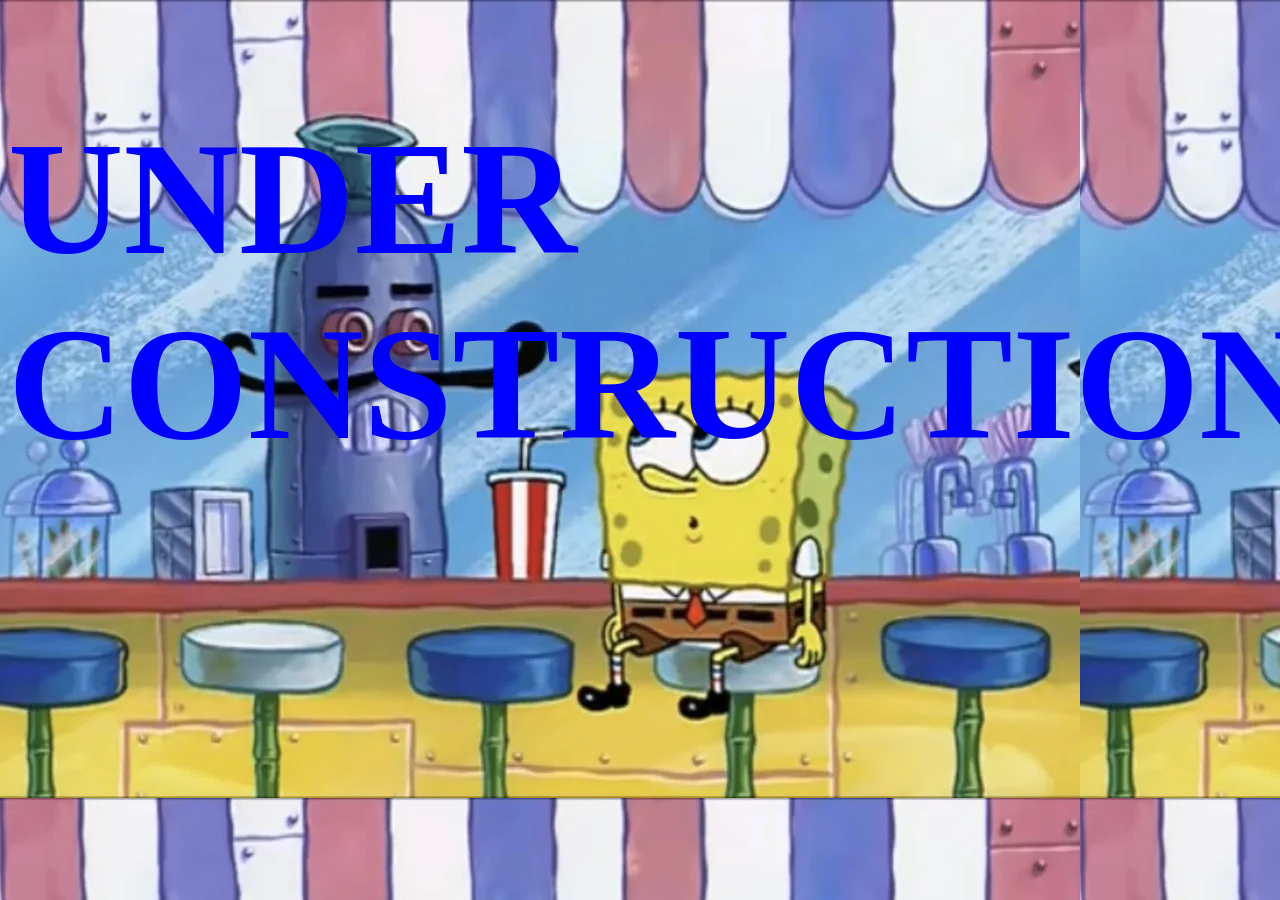
<file: underconstruction.html>
<!DOCTYPE html>
<html>
    <head>
    	<meta charset="UTF-8">
    	<meta name="viewport" content="width=device-width, initial-scale=1.0">
    	<title>GO BACK!</title>
    	<link href="style.css" rel="stylesheet" type="text/css" media="all">
    	<link href="assets/fonts/fonts.css" rel="stylesheet" type="text/css" media="all">
  	</head>
    <body style="background-image: url(assets/img/undercontruction.webp);">
        <h1 style="font-size: 10em; color: blue;">UNDER <br> CONSTRUCTION!!!</h1>
    </body>
</html>
</file>
<file: style.css>
/* CSS is how you can add style to your website, such as colors, fonts, and positioning of your
   HTML content. To learn how to do something, just try searching Google for questions like
   "how to change link color." */

.unselectable {
  -webkit-touch-callout: none; /* iOS Safari */
  -webkit-user-select: none;   /* Safari, Chrome, Opera */
  -khtml-user-select: none;    /* Konqueror HTML */
  -moz-user-select: none;      /* Old versions of Firefox */
  -ms-user-select: none;       /* Internet Explorer/Edge */
  user-select: none;           /* Non-prefixed version */
}

a {
  color: black;
  text-decoration: none;
}

a:visited {
  text-decoration: none;
}
</file>
<file: assets/fonts/fonts.css>
@font-face {
    font-family: "Klarissa-Regular";
    src: url(klarissa-regular.ttf);
}
</file>
<file: assets/css/layout.css>
/* Choose a theme */
@import url(/assets/css/themes/base-theme.css);

html, body {
  /* Prevents the mobile browser bounce effect and pull-to-refresh */
  overscroll-behavior: contain; 
  
  /* Stops the browser from treating swipes as screen panning/zooming */
  touch-action: auto; 
}

h1, h2, h3{
    margin: 0;
}

body {
    margin: 0;
}

img {
  -webkit-user-select: none; /* Safari */
  -moz-user-select: none;    /* Firefox */
  -ms-user-select: none;     /* IE10+/Edge */
  user-select: none;         /* Standard syntax */
}

/*===========================================================================================================================================*/
/*==========================================                 MAIN PAGES                  ====================================================*/
/*===========================================================================================================================================*/

/* Hub Header ===============================================================================*/
.top-header {
    overflow: hidden;
    word-spacing: -1em;
    text-align: center;
    padding: 10px;
}

.top-header h1 {
    font-size: clamp(3.5em, 9vw + 1rem, 7.5em);
    text-align: center;
    transform: scaleY(1.25);
}

/* Nav Bar ==================================================================================*/
.nav-bar {
    list-style-type: none;
    margin: 0;
    padding: 0;
    display: flex;
    flex-wrap: wrap;
    justify-content: center;
    position: sticky;
    z-index: 2;         
    top: 0;
    margin-bottom: 10px;
}

.nav-bar li a {
    display: block;
    padding: 14px 45px;
    text-decoration: none;
    font-size: 1.25em;
}

/* Footer =====================================================================================*/
.footer {
    padding: 5px 5px;
    text-align: center;
    margin-top: 75px;
}

/* Content Boxes ==============================================================================*/
.row {
    display: flex;
    justify-content: center;
    width: 100%;
    flex-wrap: wrap;
}

/* Clear floats after the columns */
.row:after {
    content: "";
    display: table;
    clear: both;
}

.column {
    float: left;
    padding: 5px;
}

.rat-100 {
    width: 100%;
    max-width: 1200px;
}

.rat-90 {
    width: 90%;
    max-width: 1080px;
}

.rat-80 {
    width: 80%;
    max-width: 960px;
}

.rat-70 {
    width: 70%;
    max-width: 840px;
}

.rat-60 {
    width: 60%;
    max-width: 720px;
}

.rat-50 {
    width: 50%;
    max-width: 600px;
}

.rat-40 {
    width: 40%;
    max-width: 480px;
}

.rat-30 {
    width: 30%;
    max-width: 360px;
}
.rat-20 {
    width: 20%;
    max-width: 240px;
} 
.rat-10 {
    width: 10%;
    max-width: 120px;
}


.card {
    padding: 20px;
    margin: 5px;
    position: relative;
    z-index: 1;;
}

.card h1 {
    font-size: 2.65em;
    padding: 10px;
    margin: 0;
}

.card h2, h3 {
    font-size: 1.75em;
}

.card p {
    padding: 5px;
    line-height: 1.6;
    margin: 0;
}


.card a {
    text-decoration: underline;
}

.no-bg {
    background: none;
}

.scroll-container {
    overflow-y: auto;
}

.speech-bubble {
	position: relative;
	border-radius: .4em;
}

.speech-bubble p {
    padding: 10px;
    text-align: center;
    margin: 0;
    margin-bottom: 20px;
}

.speech-bubble:after {
	content: '';
	position: absolute;
	top: 0;
	left: 25%;
	width: 0px;
	height: 0;
	margin-left: -10px;
	margin-top: -20px;
}

/* For mobile screens - when the screen becomes 800 or less pixels wide, do these things */
@media screen and (max-width: 800px) {
    .nav-bar li a {
        padding: 14px 14px;
        font-size: 1em;
    }
    .column {
        width: 100%;
        max-width: 700px;
        padding: 0;
    }
    .mobile-hide {
        display: none;
    }
}
</file>
<file: assets/css/layout-personal.css>
/* Choose a theme */
@import url(/assets/css/themes/base-theme.css);

/* Tooltip container */
.tooltip {
    position: relative;
    display: inline-block;
    cursor: pointer;
}

/* Tooltip text */
.tooltiptext {
    font-family: Verdana;
    visibility: hidden;
    /* Hidden by default */
    width: 150px;
    background-color: black;
    color: #ffffff;
    text-align: center;
    padding: 10px;
    border-radius: 6px;
    position: absolute;
    bottom: 0;
    right: 40%;
    z-index: 1;
    filter: drop-shadow(6px 6px var(--primary-color));
    /* Ensure tooltip is displayed above content */
    opacity: 0;
    transition: opacity 1s
}

/* Show the tooltip text on hover */
.tooltip:hover .tooltiptext {
  visibility: visible;
  opacity: 1;
}

/* Stuff for the TV; acts same as gallery */
.item-container {
	display: flex;
	flex-wrap: wrap;
	max-width: 100%;
	justify-content: center;
}

.item-container img {
	width: 150px;
	height: 100%;
	object-fit: cover;
	margin: 6px;
	border: var(--primary-color) solid 2px;
}

.item-container img.hide {
	display: none;
}

.item-container img:hover {
	border: var(--tertiary-color-2) solid 2px;
	cursor: pointer
}
</file>
<file: assets/css/layout-reader.css>
/* Choose a theme */
@import url(/assets/css/themes/base-theme.css);

#comic-pg {
    max-width: 100%;
}

.comic-nav {
    display: flex;
    justify-content: center;
}

/* Next & Previous Buttons */
.nav-btn {
	position: absolute;
	top: 50%;
	transform: translateY(-50%);
	font-size: 50px;
	padding: 15px;
	background: none;
	border: none;
	color: var(--primary-color-2);
}

.prev-btn {
	left: 20px;
}

.next-btn {
	right: 20px;
}

.nav-btn:hover {
	color: var(--tertiary-color-2);
	cursor: pointer;
}
</file>
